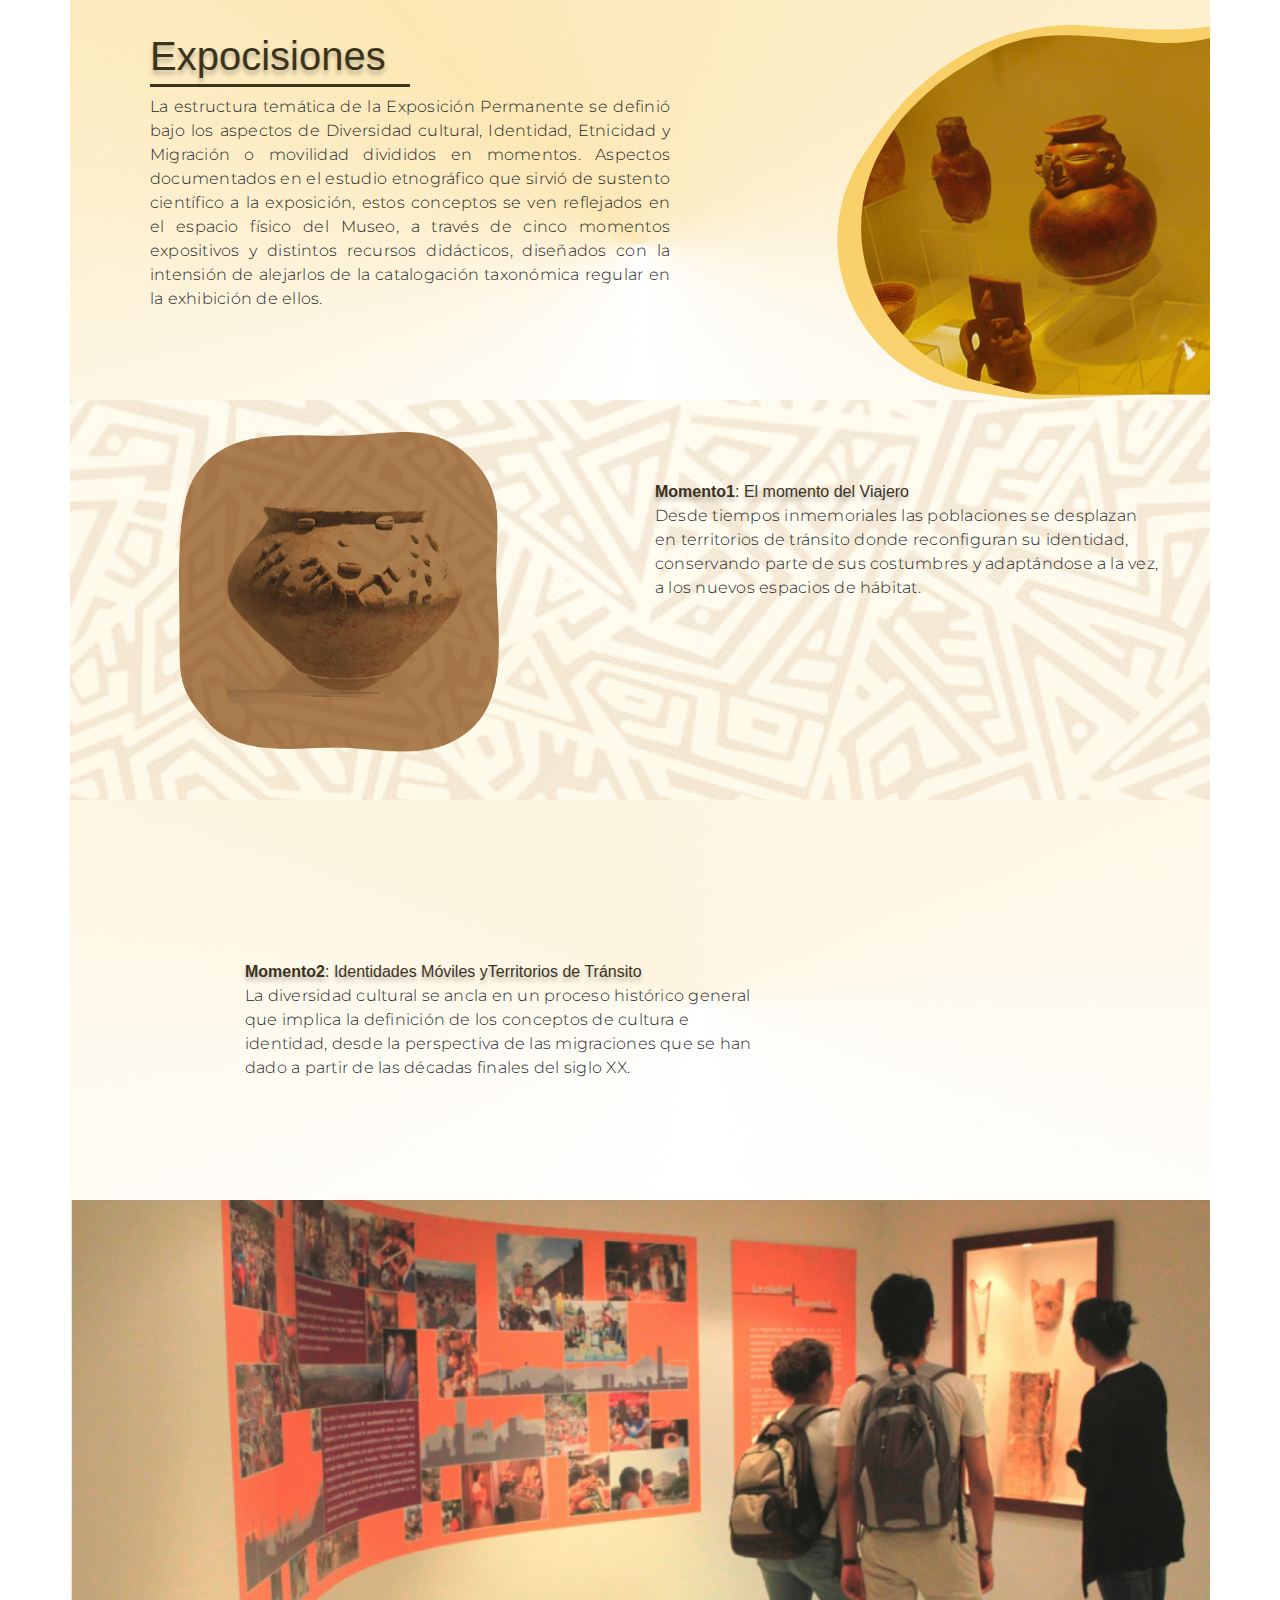
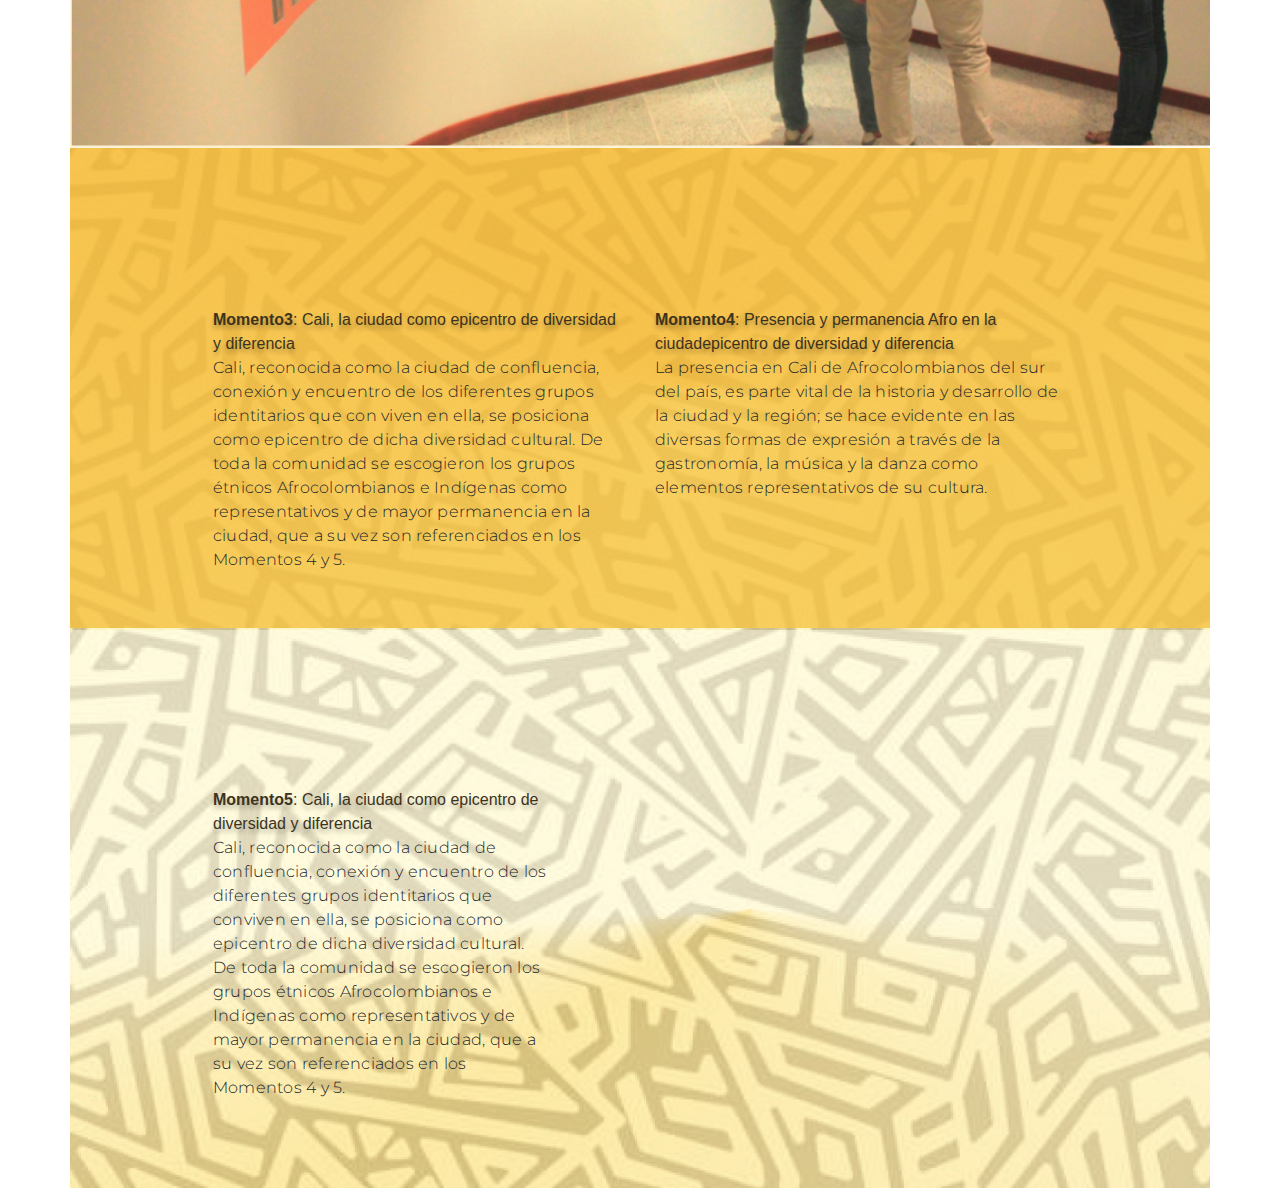
<file: Practica_Provisionig/web/files/index.html>
<!DOCTYPE html>
<html lang="en">

<head>
    <meta charset="UTF-8">
    <meta name="viewport" content="width=device-width, initial-scale=1.0">
    <link href="https://fonts.googleapis.com/css?family=Montserrat&display=swap" rel="stylesheet">
    <link rel="stylesheet" href="https://stackpath.bootstrapcdn.com/bootstrap/4.4.1/css/bootstrap.min.css"
        integrity="sha384-Vkoo8x4CGsO3+Hhxv8T/Q5PaXtkKtu6ug5TOeNV6gBiFeWPGFN9MuhOf23Q9Ifjh" crossorigin="anonymous">
    <link rel="stylesheet" href="Resource/css/estilos.css">
    <title>Document</title>
</head>

<body>
    <div class="container">
        <div class="row o-row-first-section">
            <div class="col-8 o-exposicion-section-left">
                <h1 class="o-text-title-first-section">Expocisiones</h1>
                <p class="o-text-first-section">
                    La estructura temática de la Exposición Permanente se definió bajo los aspectos de Diversidad
                    cultural, Identidad, Etnicidad y Migración o movilidad divididos en momentos. Aspectos documentados
                    en el estudio etnográfico que sirvió de sustento científico a la exposición, estos conceptos se ven
                    reflejados en el espacio físico del Museo, a través de cinco momentos expositivos y distintos
                    recursos didácticos, diseñados con la intensión de alejarlos de la catalogación taxonómica regular
                    en la exhibición de ellos.
                </p>
            </div>
            <div class="col o-exposicion-section-right">
            </div>
        </div>
        <div class="row o-row-second-section">
            <div class="col o-second-section-left-side">
                <img class="o-img-second-left-section" src="./Resource/img/secondSection-leftImage.png"
                    alt="imagenDeUnabajillaDeCeramica">
            </div>
            <div class="col o-second-section-rigth-side">

                <p class="o-text-title-second-section"><strong>Momento1</strong>: El momento del Viajero</p>
                <p class="o-text-second-paragraf-section">Desde tiempos inmemoriales las poblaciones se desplazan en
                    territorios de tránsito donde reconfiguran su identidad, conservando parte de sus costumbres y
                    adaptándose a la vez, a los nuevos espacios de hábitat.</p>
            </div>
        </div>
        <div class="row o-row-third-section">
            <div class="col-8 o-third-section-right-side">
                <p class="o-text-title-third-section"><strong>Momento2</strong>: Identidades Móviles yTerritorios de
                    Tránsito</p>
                <p class="o-text-third-paragraf-section">La diversidad cultural se ancla en un proceso histórico general
                    que implica la definición de los conceptos de cultura e identidad, desde la perspectiva de las
                    migraciones que se han dado a partir de las décadas finales del siglo XX.</p>
            </div>

        </div>
        <div class="row o-row-fourth-section">
            <img class="o-img-fourth-section" src="Resource/img/fourthComponent.jpg"
                alt="ImagenDePersonasEnElMuseoCuartaSeccion">
        </div>
        <div class="row o-row-fifth-section">
            <div class="col">
                <p class="o-text-title-fifth-section-left"><strong>Momento3</strong>: Cali, la ciudad como epicentro 
                    de diversidad y diferencia </p>
                <p class="o-text-fifth-paragraf-section-left">Cali, reconocida como la ciudad de confluencia, conexión y encuentro de los diferentes grupos identitarios que con
                    viven en ella, se posiciona como epicentro de dicha diversidad cultural. De toda la comunidad se escogieron los grupos étnicos Afrocolombianos e Indígenas como representativos y de mayor permanencia en la ciudad, que a su vez son referenciados en los Momentos 4 y 5.</p>
            </div>
            <div class="col">
                <p class="o-text-title-fifth-section-rigth"><strong>Momento4</strong>: Presencia y permanencia Afro en la ciudadepicentro 
                    de diversidad y diferencia</p>
                <p class="o-text-fifth-paragraf-section-rigth">La presencia en Cali de Afrocolombianos del sur del país, es parte vital de la historia y desarrollo de la ciudad y la región; se hace evidente en las diversas formas de expresión a través de la gastronomía, la música y la danza como elementos representativos de su cultura.</p>
            </div>
        </div>
        <div class="row o-row-sixth-section">
            <div class="col-5 o-sixth-paragraf-section">
                <p class="o-text-title-sixth-section-left"><strong>Momento5</strong>: Cali, la ciudad como epicentro 
                    de diversidad y diferencia</p>
                   
                <p class="o-text-sixth-paragraf-section-left">Cali, reconocida como la ciudad de confluencia, conexión y encuentro de los diferentes grupos identitarios que conviven en ella, se posiciona como epicentro de dicha diversidad cultural. De toda la comunidad se escogieron los grupos étnicos Afrocolombianos e Indígenas como representativos y de mayor permanencia en la ciudad, que a su vez son referenciados en los Momentos 4 y 5.</p>
            </div>
        </div>
    </div>
</body>

</html>
</file>
<file: Practica_Provisionig/web/files/Resource/css/estilos.css>
/*-----------------------------------------------------------------------------------------------------*/

/*-----------------------------------------------------------------------------------------------------*/

/*------------------------------------------------Code-First-Section-------------------------------------*/

/*
Actualmente se codifican dos columnas

*/

.o-row-first-section {
    background-image: url("../img/firstSection.jpg");
    background-repeat: no-repeat;
    background-size: cover;
    height: 25rem;
}

.o-exposicion-section-left {
    /* background-color: red;*/
    padding: 2em 10em 7em 5em;
    height: 25rem;
}

.o-exposicion-section-right {
    background-image: url("../img/img-firstoSection.svg");
    background-repeat: no-repeat;
    background-size: cover;
    height: 100%;
}

.o-text-title-first-section {
    padding-bottom: 0.09em;
    border-bottom: solid #3C331D;
    width: 6.5em;
    color: #3C331D;
    text-shadow: 0px 4px 4px rgba(0, 0, 0, 0.25);
}

.o-text-first-section {
    font-family: 'Montserrat', sans-serif;
    font-style: normal;
    font-weight: 300;
    font-size: 1em;
    /*  line-height: 22px;*/
    text-align: justify;
    letter-spacing: 0.015em;
}

/*-----------------------------------------------------------------------------------------------------*/

/*-----------------------------------------------------------------------------------------------------*/

/*-----------------------------------------------------------------------------------------------------*/

/*-----------------------------------------------------------------------------------------------------*/

/*-----------------------------------Code-Second-Section-----------------------------------------------*/

.o-row-second-section {
    padding-top: 2em;
    background-image: url("../img/SecondSection-bacground.jpg");
    background-repeat: no-repeat;
    background-size: cover;
    height: 25rem;
}

.o-second-section-left-side {
    display: flex;
    justify-content: center;
    width: 20em;
    height: 20em;
}

.o-img-second-left-section {
    width: 20em;
    height: 20em;
}

.o-second-section-rigth-side {
    padding: 3em;
}

/*------------------En esta sección se configuran los titulos y parrafos de las secciones----------------------------*/

/* Cada titulo y parrafo poseen la misma propiedad pero diferentes clases, para estar sujetos a cambios y personalizaciones*/

.o-text-title-second-section, .o-text-title-third-section, .o-text-title-fifth-section-left, .o-text-title-fifth-section-rigth, .o-text-title-sixth-section-left {
    display: inline;
    padding-bottom: 0.09em;
    font-size: 1em;
    color: #3C331D;
    text-shadow: 0px 4px 4px rgba(0, 0, 0, 0.25);
}

.o-text-second-paragraf-section, .o-text-third-paragraf-section, .o-text-fifth-paragraf-section-left, .o-text-fifth-paragraf-section-rigth, .o-text-sixth-paragraf-section-left {
    font-family: 'Montserrat', sans-serif;
    font-style: normal;
    font-weight: 300;
    font-size: 1em;
    /*line-height: 22px;*/
    letter-spacing: 0.015em;
    padding-bottom: 5em;
}

/*-----------------------------------------------------------------------------------------------------------------*/

/*
.o-text-momento-style {
    //Solo cambia el tamaño de la fuente
    font-weight: 350;
    font-family: 'Montserrat', sans-serif;
    font-style: normal;
    font-weight: 300;
    font-size: 1em;
}
*/

/*-----------------------------------------------------------------------------------------------------*/

/*-----------------------------------------------------------------------------------------------------*/

/*-----------------------------------------------------------------------------------------------------*/

/*-----------------------------------------------------------------------------------------------------*/

/*------------------------------------------Code-Third-Section----------------------------------------*/

.o-row-third-section {
    background-image: url("../img/third-Section-row.jpg");
    background-repeat: no-repeat;
    background-size: cover;
    padding: 10em;
    height: 25rem;
}

/*-----------------------------------------------------------------------------------------------------*/

/*-----------------------------------------------------------------------------------------------------*/

/*-----------------------------------------------------------------------------------------------------*/

/*-----------------------------------------------------------------------------------------------------*/

/*------------------------------------------Code-fourth-Section----------------------------------------*/

.o-img-fourth-section {
    width: 100%;
    height: 100%;
}

/*-----------------------------------------------------------------------------------------------------*/

/*-----------------------------------------------------------------------------------------------------*/

/*-----------------------------------------------------------------------------------------------------*/

/*-----------------------------------------------------------------------------------------------------*/

/*------------------------------------------Code-five-Section-----------------------------------------*/

.o-row-fifth-section {
    background-image: url("../img/Fifth-Section.jpg");
    background-repeat: no-repeat;
    background-size: cover;
    height: 30rem;
    padding: 10em 8em 10em 8em;
}
/*-----------------------------------------------------------------------------------------------------*/

/*-----------------------------------------------------------------------------------------------------*/

/*-----------------------------------------------------------------------------------------------------*/

/*-----------------------------------------------------------------------------------------------------*/
/*------------------------------------------Code-sixth-Section-----------------------------------------*/
.o-row-sixth-section{
    background-image: url("../img/sixth-section.jpg");
    background-repeat: no-repeat;
    background-size: cover;
    height: 35rem;
    padding: 10em 8em 10em 8em;
}
</file>
